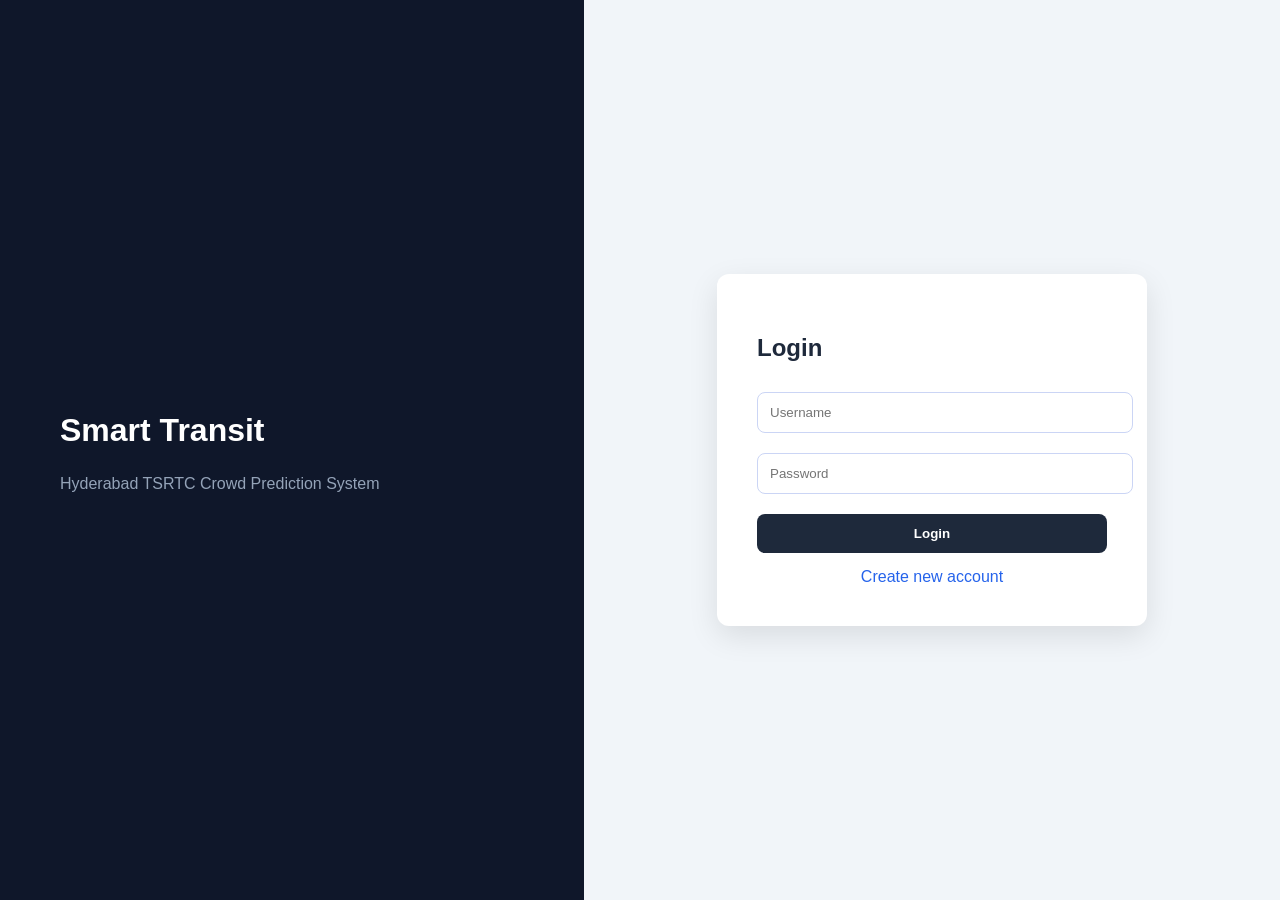
<file: templates/login.html>
<!DOCTYPE html>
<html>
<head>
    <title>Login - Smart Transit</title>
    <style>
        body {
            margin: 0;
            font-family: 'Segoe UI', sans-serif;
            background: #0f172a;
            display: flex;
            height: 100vh;
        }

        /* LEFT SIDE (Brand Panel) */
        .left {
    width: 40%;
    background: 
        linear-gradient(rgba(15,23,42,0.8), rgba(15,23,42,0.9)),
        url('https://plus.unsplash.com/premium_photo-1664302152991-d013ff125f3f?fm=jpg&q=60&w=3000&auto=format&fit=crop&ixlib=rb-4.1.0&ixid=M3wxMjA3fDB8MHxzZWFyY2h8MXx8Y2l0eSUyMGJ1c3xlbnwwfHwwfHx8MA%3D%3D');

    background-size: cover;
    background-position: center;

    color: white;
    display: flex;
    flex-direction: column;
    justify-content: center;
    padding: 60px;
}

        .left h1 {
            font-size: 32px;
            margin-bottom: 10px;
        }

        .left p {
            color: #94a3b8;
        }

        /* RIGHT SIDE (Form) */
        .right {
            width: 60%;
            display: flex;
            justify-content: center;
            align-items: center;
            background: #f1f5f9;
        }

        .card {
            background: white;
            padding: 40px;
            border-radius: 12px;
            width: 350px;
            box-shadow: 0 10px 30px rgba(0,0,0,0.1);
        }

        h2 {
            margin-bottom: 20px;
            color: #1e293b;
        }

        input {
            width: 100%;
            padding: 12px;
            margin: 10px 0;
            border-radius: 8px;
            border: 1px solid #cbd5f5;
            outline: none;
        }

        input:focus {
            border-color: #2563eb;
        }

        button {
            width: 100%;
            padding: 12px;
            margin-top: 10px;
            background: #1e293b;
            color: white;
            border: none;
            border-radius: 8px;
            font-weight: bold;
            cursor: pointer;
        }

        button:hover {
            background: #334155;
        }

        .link {
            margin-top: 15px;
            text-align: center;
        }

        .link a {
            color: #2563eb;
            text-decoration: none;
        }
    </style>
</head>

<body>

<div class="left">
    <h1>Smart Transit</h1>
    <p>Hyderabad TSRTC Crowd Prediction System</p>
</div>

<div class="right">
    <div class="card">
        <h2>Login</h2>

        <form method="POST">
            <input type="text" name="username" placeholder="Username" required>
            <input type="password" name="password" placeholder="Password" required>
            <button type="submit">Login</button>
        </form>

        <div class="link">
            <a href="/signup">Create new account</a>
        </div>
    </div>
</div>

</body>
</html>
</file>
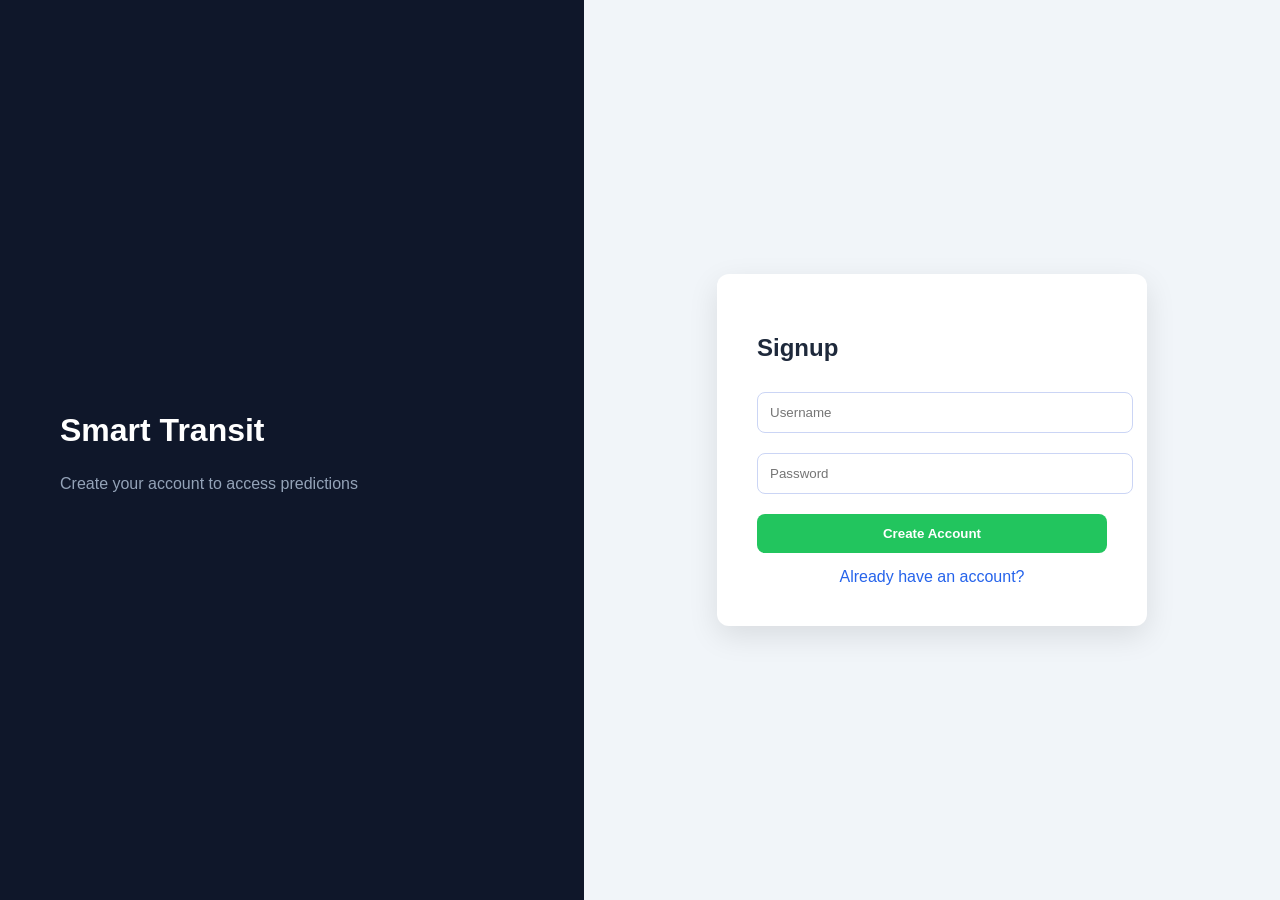
<file: templates/signup.html>
<!DOCTYPE html>
<html>
<head>
    <title>Signup - Smart Transit</title>
    <style>
        body {
            margin: 0;
            font-family: 'Segoe UI', sans-serif;
            background: #0f172a;
            display: flex;
            height: 100vh;
        }

        .left {
    width: 40%;
    background: 
        linear-gradient(rgba(15,23,42,0.8), rgba(15,23,42,0.9)),
        url('https://plus.unsplash.com/premium_photo-1664302152991-d013ff125f3f?fm=jpg&q=60&w=3000&auto=format&fit=crop&ixlib=rb-4.1.0&ixid=M3wxMjA3fDB8MHxzZWFyY2h8MXx8Y2l0eSUyMGJ1c3xlbnwwfHwwfHx8MA%3D%3D');

    background-size: cover;
    background-position: center;

    color: white;
    display: flex;
    flex-direction: column;
    justify-content: center;
    padding: 60px;
}

        .left h1 {
            font-size: 32px;
            margin-bottom: 10px;
        }

        .left p {
            color: #94a3b8;
        }

        .right {
            width: 60%;
            display: flex;
            justify-content: center;
            align-items: center;
            background: #f1f5f9;
        }

        .card {
            background: white;
            padding: 40px;
            border-radius: 12px;
            width: 350px;
            box-shadow: 0 10px 30px rgba(0,0,0,0.1);
        }

        h2 {
            margin-bottom: 20px;
            color: #1e293b;
        }

        input {
            width: 100%;
            padding: 12px;
            margin: 10px 0;
            border-radius: 8px;
            border: 1px solid #cbd5f5;
            outline: none;
        }

        input:focus {
            border-color: #22c55e;
        }

        button {
            width: 100%;
            padding: 12px;
            margin-top: 10px;
            background: #22c55e;
            color: white;
            border: none;
            border-radius: 8px;
            font-weight: bold;
            cursor: pointer;
        }

        button:hover {
            background: #16a34a;
        }

        .link {
            margin-top: 15px;
            text-align: center;
        }

        .link a {
            color: #2563eb;
            text-decoration: none;
        }
    </style>
</head>

<body>

<div class="left">
    <h1>Smart Transit</h1>
    <p>Create your account to access predictions</p>
</div>

<div class="right">
    <div class="card">
        <h2>Signup</h2>

        <form method="POST">
            <input type="text" name="username" placeholder="Username" required>
            <input type="password" name="password" placeholder="Password" required>
            <button type="submit">Create Account</button>
        </form>

        <div class="link">
            <a href="/login">Already have an account?</a>
        </div>
    </div>
</div>

</body>
</html>
</file>
